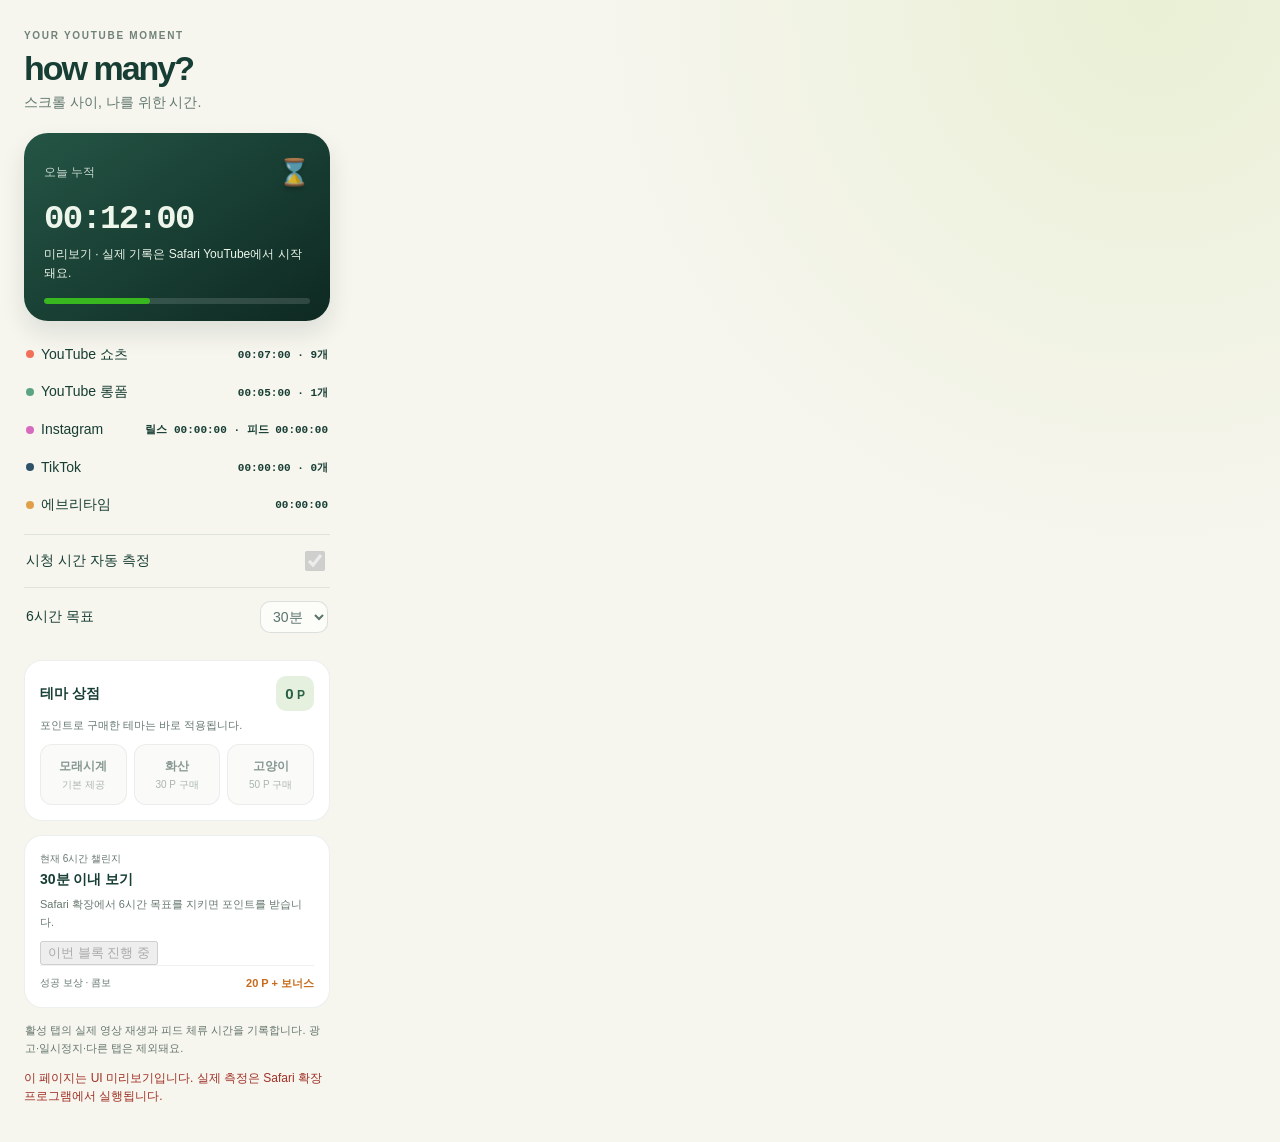
<file: outputs/how-many-safari/extension/popup.html>
<!doctype html>
<html lang="ko"><head><meta charset="utf-8"><meta name="viewport" content="width=device-width, initial-scale=1"><title>how many?</title><link rel="stylesheet" href="popup.css"></head>
<body><header><span class="eyebrow">YOUR YOUTUBE MOMENT</span><h1>how many?</h1><p>스크롤 사이, 나를 위한 시간.</p></header>
<main><section class="hero"><div class="hero-top"><span>오늘 누적</span><i aria-hidden="true">⌛</i></div><div id="total">00:00:00</div><p id="remaining">불러오는 중…</p><div class="meter" aria-hidden="true"><i id="meter-fill"></i></div></section>
<div class="rows"><div><span class="dot shorts"></span>YouTube 쇼츠 <strong id="shorts">00:00:00 · 0개</strong></div><div><span class="dot video"></span>YouTube 롱폼 <strong id="video">00:00:00 · 0개</strong></div><div><span class="dot reels"></span>Instagram <strong id="instagram">릴스 00:00:00 · 피드 00:00:00</strong></div><div><span class="dot tiktok"></span>TikTok <strong id="tiktok">00:00:00 · 0개</strong></div><div><span class="dot everytime"></span>에브리타임 <strong id="everytime">00:00:00</strong></div></div>
<label class="toggle">시청 시간 자동 측정 <input id="enabled" type="checkbox"></label>
<label class="goal">6시간 목표 <select id="goal"><option value="15">15분</option><option value="20">20분</option><option value="30">30분</option><option value="45">45분</option><option value="60">60분</option></select></label>
<section class="shop"><div class="shop-head"><span>테마 상점</span><b><i id="points">0</i> P</b></div><p>포인트로 구매한 테마는 바로 적용됩니다.</p><div class="theme-list"><button data-theme="hourglass"><strong>모래시계</strong><small>기본 제공</small></button><button data-theme="volcano"><strong>화산</strong><small>30 P</small></button><button data-theme="cat"><strong>고양이</strong><small>50 P</small></button></div></section>
<section class="challenge"><div class="challenge-head"><div><span>현재 6시간 챌린지</span><strong id="challenge-title">시작 전</strong></div></div><p id="challenge-status">블록을 시작하면 목표를 지킬 때 포인트를 받아요.</p><button id="start-challenge">이번 블록 챌린지 시작</button><div class="reward"><span>성공 보상 · 콤보</span><strong>20 P + 보너스</strong></div></section>
<p class="note">활성 탭의 실제 영상 재생과 피드 체류 시간을 기록합니다. 광고·일시정지·다른 탭은 제외돼요.</p>
<p id="error" role="status"></p></main><script src="rules.js"></script><script src="popup.js"></script></body></html>
</file>
<file: outputs/how-many-safari/extension/popup.css>
*{box-sizing:border-box}body{--nudge:#57a771;width:354px;margin:0;padding:24px;background:radial-gradient(circle at 90% 0,#e9f0d4 0,transparent 34%),#f6f5ee;color:#173e34;font:14px/1.55 -apple-system,BlinkMacSystemFont,sans-serif}.eyebrow{font-size:10px;font-weight:750;letter-spacing:1.7px;color:#708278}h1{font-size:34px;line-height:1;letter-spacing:-2px;margin:5px 0 7px}header p{margin:0 0 20px;color:#62796f}.hero{padding:19px 20px 17px;background:linear-gradient(145deg,#245545,#0e2922);color:#eef6eb;border-radius:24px;box-shadow:0 12px 25px #1633281c}.hero-top{display:flex;align-items:center;justify-content:space-between;font-size:12px;opacity:.82}.hero-top i{font-size:26px;font-style:normal;filter:drop-shadow(0 3px 2px #0004)}#total{font:700 34px/1.55 ui-monospace,SFMono-Regular,Menlo,monospace;letter-spacing:-1.7px}.hero p{font-size:12px;margin:0}.meter{height:6px;margin-top:15px;background:#ffffff22;border-radius:20px;overflow:hidden}.meter i{display:block;width:0%;height:100%;border-radius:inherit;background:var(--nudge);transition:width .25s ease,background .25s ease}.rows{margin:15px 0 10px}.rows div{display:flex;align-items:center;gap:7px;padding:8px 2px}.rows strong{margin-left:auto;font:650 13px ui-monospace,SFMono-Regular,Menlo,monospace}.dot{width:8px;height:8px;border-radius:50%}.dot.shorts{background:#f26f59}.dot.video{background:#5da483}.toggle,.goal{display:flex;justify-content:space-between;align-items:center;border-top:1px solid #173e3419;padding:13px 2px}input{accent-color:#173e34;width:20px;height:20px}select{border:1px solid #173e3433;border-radius:10px;padding:6px 8px;background:#fff;color:#173e34;font:inherit}.challenge{margin-top:14px;padding:15px;border:1px solid #173e3414;border-radius:18px;background:#fff}.challenge-head{display:flex;align-items:center;justify-content:space-between}.challenge span{display:block;color:#66786e;font-size:10px}.challenge-head strong{display:block;margin-top:2px;font-size:14px}.challenge-head b{padding:6px 9px;border-radius:10px;background:#e6f0df;color:#286143;font-size:12px}.challenge-head b i{font-style:normal;font-size:15px}.challenge p{margin:10px 0;color:#66786e;font-size:11px}.reward{display:flex;align-items:center;justify-content:space-between;padding-top:9px;border-top:1px solid #173e3411;font-size:11px}.reward strong{color:#c66b1b}.note{font-size:11px;color:#66786e;line-height:1.65;margin:13px 1px 0}#error{color:#a03024;font-size:12px}
</file>
